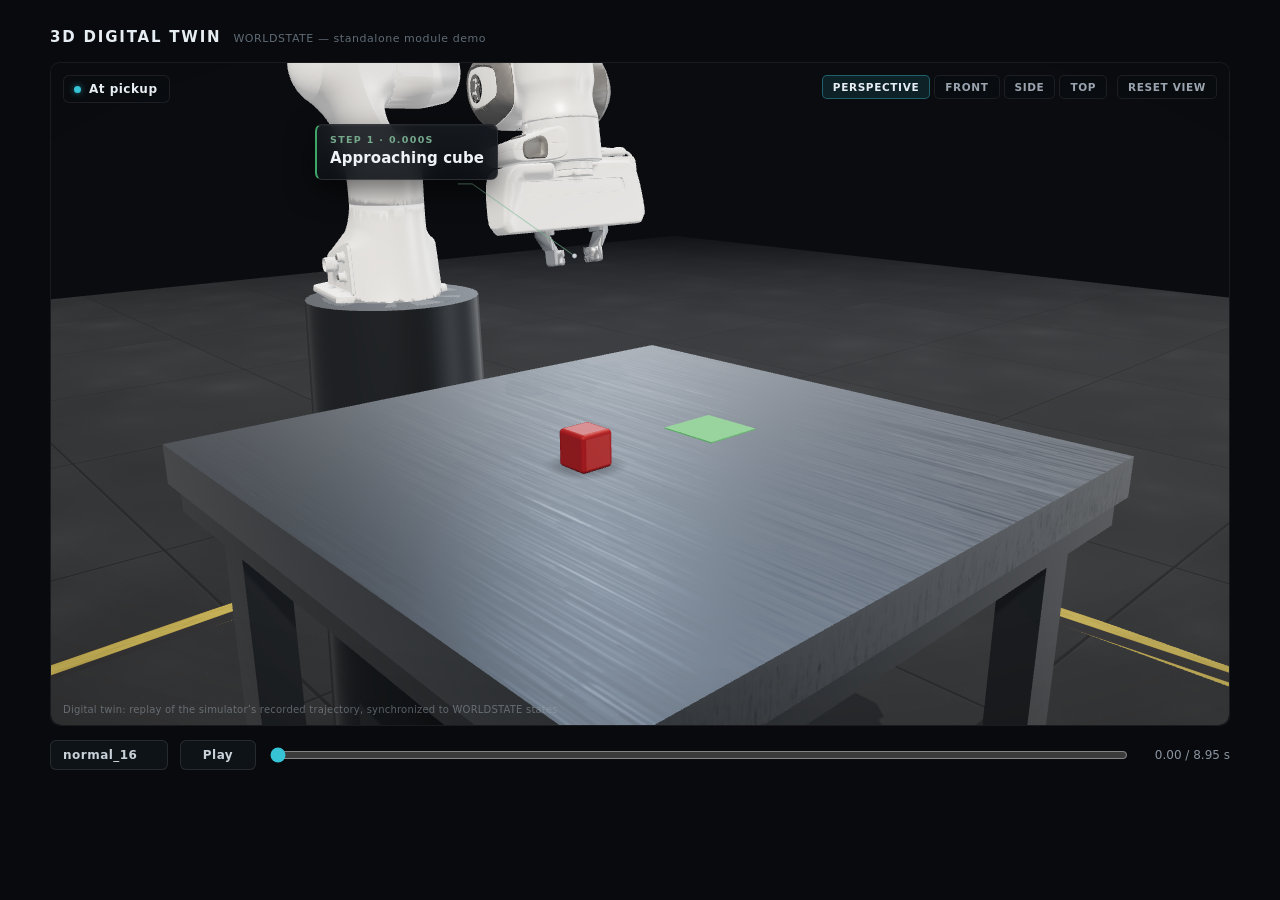
<file: web/twin/index.html>
<!DOCTYPE html>
<html lang="en">
<head>
<meta charset="utf-8" />
<meta name="viewport" content="width=device-width, initial-scale=1" />
<title>WORLDSTATE — 3D Digital Twin (standalone demo)</title>
<link rel="icon" href="data:," />
<style>
  :root { color-scheme: dark; }
  * { box-sizing: border-box; }
  body {
    margin: 0;
    min-height: 100vh;
    background: #080a0d;
    color: #c9d1d9;
    font-family: Inter, -apple-system, "SF Pro Text", "Segoe UI", system-ui, sans-serif;
    display: flex;
    flex-direction: column;
    align-items: center;
    padding: 28px 24px 40px;
    -webkit-font-smoothing: antialiased;
  }
  header {
    width: 100%;
    max-width: 1180px;
    display: flex;
    align-items: baseline;
    gap: 12px;
    margin-bottom: 16px;
  }
  header h1 {
    margin: 0;
    font-size: 15px;
    font-weight: 700;
    letter-spacing: 0.12em;
    color: #e6edf3;
    text-transform: uppercase;
  }
  header span {
    font-size: 11px;
    letter-spacing: 0.05em;
    color: #5f6b76;
  }
  #twin-container {
    width: 100%;
    max-width: 1180px;
    aspect-ratio: 16 / 9;
    border: 1px solid rgba(255, 255, 255, 0.07);
    border-radius: 10px;
    overflow: hidden;
    background: #080a0d;
  }
  .demo-controls {
    width: 100%;
    max-width: 1180px;
    display: flex;
    align-items: center;
    gap: 12px;
    margin-top: 14px;
  }
  .demo-controls select,
  .demo-controls button {
    appearance: none;
    background: rgba(16, 20, 25, 0.9);
    border: 1px solid rgba(255, 255, 255, 0.1);
    border-radius: 6px;
    color: #c9d1d9;
    font-family: inherit;
    font-size: 12px;
    font-weight: 600;
    letter-spacing: 0.04em;
    padding: 7px 12px;
    cursor: pointer;
  }
  .demo-controls select:hover,
  .demo-controls button:hover { border-color: rgba(255, 255, 255, 0.25); }
  #twin-play { min-width: 76px; }
  #twin-scrub {
    flex: 1;
    accent-color: #37c3d6;
    cursor: pointer;
  }
  #twin-time {
    font-variant-numeric: tabular-nums;
    font-size: 12px;
    color: #8b95a0;
    min-width: 88px;
    text-align: right;
  }
</style>
</head>
<body>
  <header>
    <h1>3D Digital Twin</h1>
    <span>WORLDSTATE — standalone module demo</span>
  </header>

  <div id="twin-container"></div>

  <div class="demo-controls">
    <select id="twin-run-select" aria-label="Run">
      <option value="normal_16">normal_16</option>
      <option value="miss_unseen">miss_unseen</option>
    </select>
    <button id="twin-play" type="button" data-playing="false">Play</button>
    <input id="twin-scrub" type="range" min="0" max="8.95" step="0.05" value="0" aria-label="Scrub" />
    <span id="twin-time">0.00 / 8.95 s</span>
  </div>

  <script type="module">
    import { mountTwin } from './twin.js';
    import { mountCallouts } from './callouts.js';

    const container = document.getElementById('twin-container');
    const twin = mountTwin(container, { assetsBase: './assets', dataBase: './data' });
    const callouts = mountCallouts(twin, container);
    window.__twin = twin;
    window.__callouts = callouts;

    const runSelect = document.getElementById('twin-run-select');
    const playBtn = document.getElementById('twin-play');
    const scrub = document.getElementById('twin-scrub');
    const timeLabel = document.getElementById('twin-time');

    async function loadRun(runId) {
      twin.pause();
      playBtn.dataset.playing = 'false';
      playBtn.textContent = 'Play';
      await twin.load(runId);

      // Callouts need the raw per-frame data (same JSON the twin replays).
      try {
        const res = await fetch(`./data/${runId}.json`);
        const run = res.ok ? await res.json() : null;
        callouts.setRun(runId, run ? run.frames : null);
      } catch {
        callouts.setRun(runId, null);
      }

      let analysis = null;
      try {
        const res = await fetch(`./dev/${runId}.analysis.json`);
        if (res.ok) analysis = await res.json();
      } catch { /* demo page runs without analysis too */ }
      twin.setAnalysis(analysis);
      callouts.setAnalysis(analysis);

      twin.setTime(0);
      scrub.max = twin.getDuration().toFixed(2);
      syncUI();
    }

    function syncUI() {
      const t = twin.getTime();
      scrub.value = String(t);
      timeLabel.textContent = `${t.toFixed(2)} / ${twin.getDuration().toFixed(2)} s`;
    }

    runSelect.addEventListener('change', () => loadRun(runSelect.value));

    playBtn.addEventListener('click', () => {
      const playing = playBtn.dataset.playing === 'true';
      if (playing) {
        twin.pause();
        playBtn.dataset.playing = 'false';
        playBtn.textContent = 'Play';
      } else {
        twin.play();
        playBtn.dataset.playing = 'true';
        playBtn.textContent = 'Pause';
      }
    });

    scrub.addEventListener('input', () => {
      twin.setTime(parseFloat(scrub.value));
      timeLabel.textContent = `${twin.getTime().toFixed(2)} / ${twin.getDuration().toFixed(2)} s`;
    });

    (function uiLoop() {
      requestAnimationFrame(uiLoop);
      if (playBtn.dataset.playing === 'true') syncUI();
    })();

    // ---- deterministic hooks for screenshots / Playwright ----
    const nextFrames = (n = 2) => new Promise((resolve) => {
      let left = n;
      const step = () => (--left <= 0 ? resolve() : requestAnimationFrame(step));
      requestAnimationFrame(step);
    });

    window.__setRun = async (runId) => {
      runSelect.value = runId;
      await loadRun(runId);
      await twin.ready;
      await nextFrames(3);
    };
    window.__seek = async (t) => {
      twin.pause();
      playBtn.dataset.playing = 'false';
      playBtn.textContent = 'Play';
      twin.setTime(t);
      syncUI();
      await nextFrames(3);
      return twin.getTime();
    };
    window.__visibleCallouts = () => Array.from(
      container.querySelectorAll('.co-card[data-visible="true"]'),
    ).map((c) => ({
      id: c.dataset.id,
      kind: c.dataset.kind,
      anchor: c.dataset.anchor,
      status: c.dataset.status,
      eyebrow: (c.querySelector('.co-eyebrow') || {}).textContent || '',
      title: (c.querySelector('.co-title') || {}).textContent || '',
      detail: (c.querySelector('.co-detail') || {}).textContent || '',
    }));

    window.__twinReady = (async () => {
      await loadRun(runSelect.value);
      await twin.ready;
      await nextFrames(3);
      return true;
    })();
  </script>
</body>
</html>
</file>
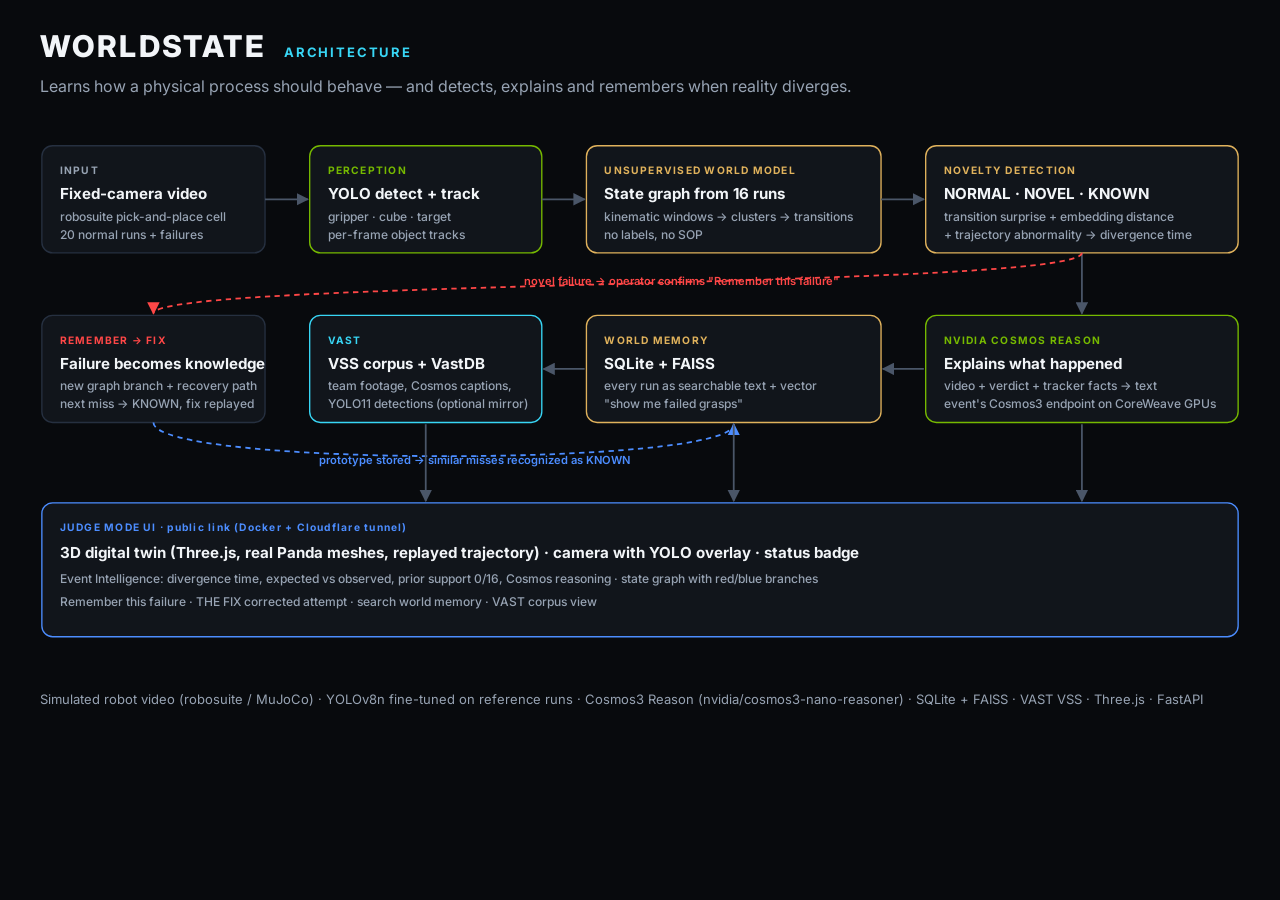
<file: web/architecture.html>
<!doctype html>
<html lang="en">
<head>
<meta charset="utf-8" />
<meta name="viewport" content="width=device-width, initial-scale=1" />
<title>WORLDSTATE Architecture</title>
<link rel="preconnect" href="https://fonts.googleapis.com" />
<link href="https://fonts.googleapis.com/css2?family=Inter:wght@400;500;600;700;800&display=swap" rel="stylesheet" />
<style>
  :root { --bg:#080A0D; --panel:#11151B; --line:#263040; --ink:#F2F5F8; --muted:#97A3B3; --cyan:#38D6F5; --green:#2FD27A; --red:#FF4747; --blue:#4C8DFF; --amber:#E0B25C; }
  * { box-sizing: border-box; }
  html, body { margin: 0; background: var(--bg); color: var(--ink); font-family: Inter, system-ui, sans-serif; }
  header { padding: 28px 40px 8px; display: flex; align-items: baseline; gap: 18px; }
  h1 { margin: 0; font-size: 30px; letter-spacing: .08em; font-weight: 800; }
  .sub { color: var(--cyan); letter-spacing: .14em; font-size: 13px; font-weight: 700; }
  .tag { margin: 4px 40px 0; color: var(--muted); font-size: 16px; }
  svg { display: block; width: calc(100% - 48px); max-width: 1380px; margin: 14px auto 0; }
  .box rect { fill: var(--panel); stroke: var(--line); stroke-width: 1.5; rx: 12; }
  .box text { fill: var(--ink); font-size: 17px; font-weight: 700; }
  .box .s { fill: var(--muted); font-size: 13.5px; font-weight: 500; }
  .nv rect { stroke: #76B900; } .nv .k { fill: #76B900; }
  .vast rect { stroke: var(--cyan); } .vast .k { fill: var(--cyan); }
  .core rect { stroke: var(--amber); } .core .k { fill: var(--amber); }
  .ui rect { stroke: var(--blue); } .ui .k { fill: var(--blue); }
  .k { font-size: 11.5px !important; font-weight: 700 !important; letter-spacing: .12em; }
  .arrow { stroke: #4A5668; stroke-width: 2; fill: none; marker-end: url(#a); }
  .loop { stroke: var(--red); stroke-width: 2; fill: none; stroke-dasharray: 6 5; marker-end: url(#ar); }
  .loop2 { stroke: var(--blue); stroke-width: 2; fill: none; stroke-dasharray: 6 5; marker-end: url(#ab); }
  .lbl { fill: var(--muted); font-size: 12.5px; font-weight: 600; }
  footer { margin: 10px 40px; color: var(--muted); font-size: 13px; }
</style>
</head>
<body>
<header><h1>WORLDSTATE</h1><span class="sub">ARCHITECTURE</span></header>
<p class="tag">Learns how a physical process should behave — and detects, explains and remembers when reality diverges.</p>
<svg viewBox="0 0 1380 640" role="img" aria-label="WORLDSTATE architecture diagram">
  <defs>
    <marker id="a" viewBox="0 0 10 10" refX="9" refY="5" markerWidth="7" markerHeight="7" orient="auto"><path d="M0,0 L10,5 L0,10 z" fill="#4A5668"/></marker>
    <marker id="ar" viewBox="0 0 10 10" refX="9" refY="5" markerWidth="7" markerHeight="7" orient="auto"><path d="M0,0 L10,5 L0,10 z" fill="#FF4747"/></marker>
    <marker id="ab" viewBox="0 0 10 10" refX="9" refY="5" markerWidth="7" markerHeight="7" orient="auto"><path d="M0,0 L10,5 L0,10 z" fill="#4C8DFF"/></marker>
  </defs>

  <!-- Row 1: input -> perception -> world model -->
  <g class="box"><rect x="20" y="40" width="250" height="120"/><text x="40" y="72" class="k s">INPUT</text><text x="40" y="100">Fixed-camera video</text><text x="40" y="124" class="s">robosuite pick-and-place cell</text><text x="40" y="144" class="s">20 normal runs + failures</text></g>
  <g class="box nv"><rect x="320" y="40" width="260" height="120"/><text x="340" y="72" class="k s">PERCEPTION</text><text x="340" y="100">YOLO detect + track</text><text x="340" y="124" class="s">gripper · cube · target</text><text x="340" y="144" class="s">per-frame object tracks</text></g>
  <g class="box core"><rect x="630" y="40" width="330" height="120"/><text x="650" y="72" class="k s">UNSUPERVISED WORLD MODEL</text><text x="650" y="100">State graph from 16 runs</text><text x="650" y="124" class="s">kinematic windows → clusters → transitions</text><text x="650" y="144" class="s">no labels, no SOP</text></g>
  <g class="box core"><rect x="1010" y="40" width="350" height="120"/><text x="1030" y="72" class="k s">NOVELTY DETECTION</text><text x="1030" y="100">NORMAL · NOVEL · KNOWN</text><text x="1030" y="124" class="s">transition surprise + embedding distance</text><text x="1030" y="144" class="s">+ trajectory abnormality → divergence time</text></g>
  <path class="arrow" d="M270 100 H318"/><path class="arrow" d="M580 100 H628"/><path class="arrow" d="M960 100 H1008"/>

  <!-- Row 2: reasoning + memory -->
  <g class="box nv"><rect x="1010" y="230" width="350" height="120"/><text x="1030" y="262" class="k s">NVIDIA COSMOS REASON</text><text x="1030" y="290">Explains what happened</text><text x="1030" y="314" class="s">video + verdict + tracker facts → text</text><text x="1030" y="334" class="s">event's Cosmos3 endpoint on CoreWeave GPUs</text></g>
  <g class="box core"><rect x="630" y="230" width="330" height="120"/><text x="650" y="262" class="k s">WORLD MEMORY</text><text x="650" y="290">SQLite + FAISS</text><text x="650" y="314" class="s">every run as searchable text + vector</text><text x="650" y="334" class="s">"show me failed grasps"</text></g>
  <g class="box vast"><rect x="320" y="230" width="260" height="120"/><text x="340" y="262" class="k s">VAST</text><text x="340" y="290">VSS corpus + VastDB</text><text x="340" y="314" class="s">team footage, Cosmos captions,</text><text x="340" y="334" class="s">YOLO11 detections (optional mirror)</text></g>
  <path class="arrow" d="M1185 160 V228"/><path class="arrow" d="M1008 290 H962"/><path class="arrow" d="M628 290 H582"/>

  <!-- Remember / fix loop -->
  <g class="box"><rect x="20" y="230" width="250" height="120"/><text x="40" y="262" class="k s" style="fill:#FF4747">REMEMBER → FIX</text><text x="40" y="290">Failure becomes knowledge</text><text x="40" y="314" class="s">new graph branch + recovery path</text><text x="40" y="334" class="s">next miss → KNOWN, fix replayed</text></g>
  <path class="loop" d="M1185 160 C1185 200, 145 190, 145 228"/>
  <text x="560" y="196" class="lbl" style="fill:#FF4747">novel failure → operator confirms "Remember this failure"</text>
  <path class="loop2" d="M145 350 C145 400, 795 400, 795 352"/>
  <text x="330" y="396" class="lbl" style="fill:#4C8DFF">prototype stored → similar misses recognized as KNOWN</text>

  <!-- Row 3: UI -->
  <g class="box ui"><rect x="20" y="440" width="1340" height="150"/><text x="40" y="472" class="k s">JUDGE MODE UI · public link (Docker + Cloudflare tunnel)</text>
    <text x="40" y="502">3D digital twin (Three.js, real Panda meshes, replayed trajectory) · camera with YOLO overlay · status badge</text>
    <text x="40" y="530" class="s">Event Intelligence: divergence time, expected vs observed, prior support 0/16, Cosmos reasoning · state graph with red/blue branches</text>
    <text x="40" y="556" class="s">Remember this failure · THE FIX corrected attempt · search world memory · VAST corpus view</text></g>
  <path class="arrow" d="M795 352 V438"/><path class="arrow" d="M1185 352 V438"/><path class="arrow" d="M450 352 V438"/>
</svg>
<footer>Simulated robot video (robosuite / MuJoCo) · YOLOv8n fine-tuned on reference runs · Cosmos3 Reason (nvidia/cosmos3-nano-reasoner) · SQLite + FAISS · VAST VSS · Three.js · FastAPI</footer>
</body>
</html>
</file>
